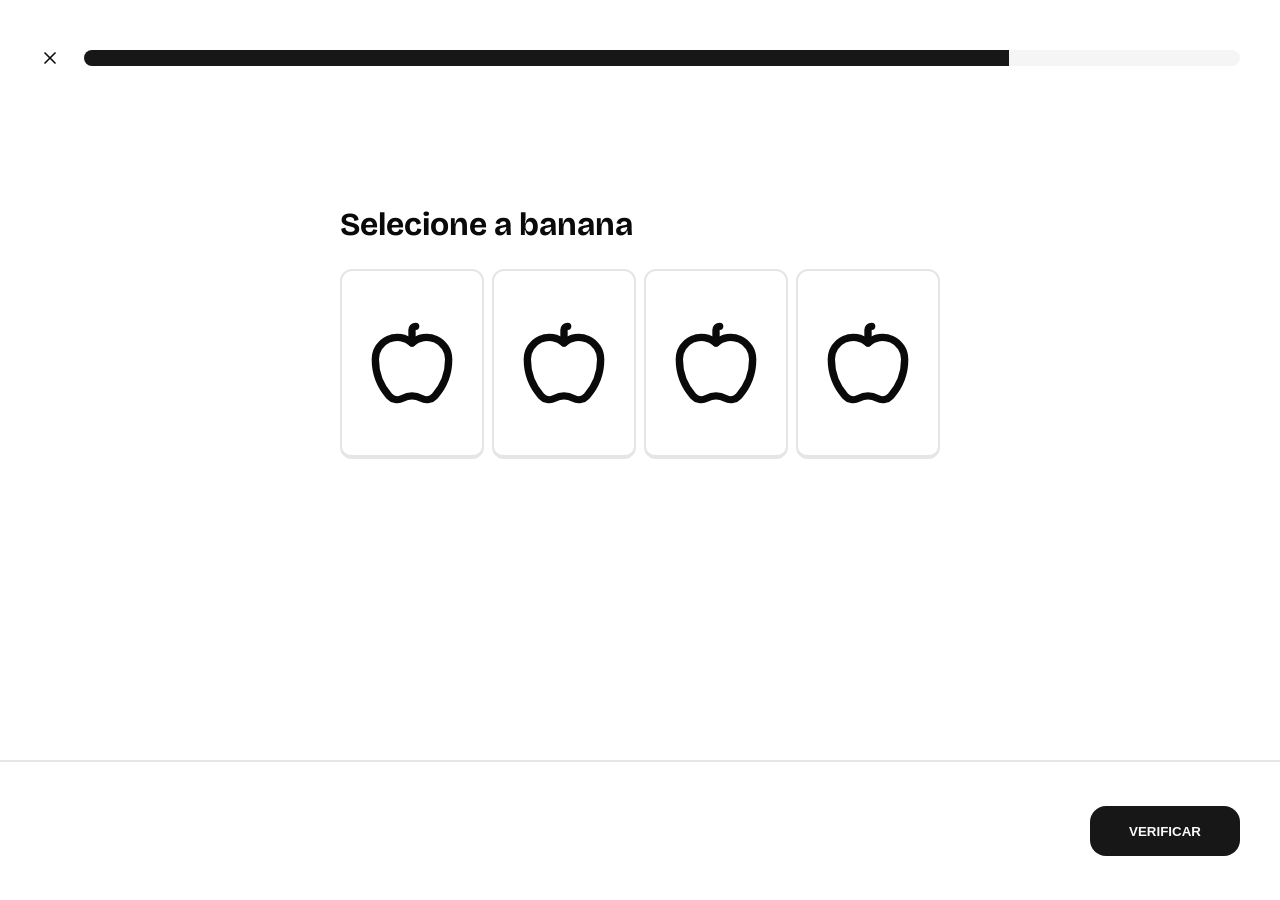
<file: niveis-rascunho.html>
<!DOCTYPE html>
<html lang="pt-BR">
<head>
  <meta charset="utf-8">
  <meta name="viewport" content="width=device-width, initial-scale=1">
  <title>Toquinho - Perguntas Educativas</title>
  <link rel="preconnect" href="https://fonts.googleapis.com">
  <link rel="preconnect" href="https://fonts.gstatic.com" crossorigin>
  <link href="https://fonts.googleapis.com/css2?family=Bricolage+Grotesque:opsz,wght@12..96,200..800&display=swap" rel="stylesheet">
  <link rel="stylesheet" href="/ESTILIZAÇÃO/niveis-rascunho.css">
</head>
<body>
  <main>
    <header>
      <div class="header-inner">
        <svg
          xmlns="http://www.w3.org/2000/svg"
          width="24" 
          height="24"
          viewBox="0 0 24 24"
          fill="none"
          stroke="currentColor"
          stroke-width="2" 
          stroke-linecap="round" 
          stroke-linejoin="round" 
          class="lucide lucide-x-icon lucide-x"
        >
          <path d="M18 6 6 18"/><path d="m6 6 12 12"/>
        </svg>

        <div class="progress-bar">
          <div class="progress-bar-inner"></div>
        </div>
      </div>
    </header>

    <div class="question">
      <div class="question-inner">
        <h1 class="question-text">Selecione a banana</h1>

        <div class="question-options">
          <ol class="question-option-list">
            <li class="question-option">
              <div class="question-option-icon">
                <svg 
                  xmlns="http://www.w3.org/2000/svg" 
                  width="24" 
                  height="24" 
                  viewBox="0 0 24 24" 
                  fill="none" 
                  stroke="currentColor" 
                  stroke-width="2" 
                  stroke-linecap="round" 
                  stroke-linejoin="round" 
                  class="lucide lucide-apple-icon lucide-apple"
                >
                    <path d="M12 6.528V3a1 1 0 0 1 1-1h0"/>
                    <path d="M18.237 21A15 15 0 0 0 22 11a6 6 0 0 0-10-4.472A6 6 0 0 0 2 11a15.1 15.1 0 0 0 3.763 10 3 3 0 0 0 3.648.648 5.5 5.5 0 0 1 5.178 0A3 3 0 0 0 18.237 21"/>
                </svg>
              </div>
            </li>

            <li class="question-option">
              <div class="question-option-icon">
                <svg
                  xmlns="http://www.w3.org/2000/svg" 
                  width="24" 
                  height="24" 
                  viewBox="0 0 24 24" 
                  fill="none" 
                  stroke="currentColor" 
                  stroke-width="2" 
                  stroke-linecap="round" 
                  stroke-linejoin="round" 
                  class="lucide lucide-apple-icon lucide-apple"
                >
                  <path d="M12 6.528V3a1 1 0 0 1 1-1h0"/>
                  <path d="M18.237 21A15 15 0 0 0 22 11a6 6 0 0 0-10-4.472A6 6 0 0 0 2 11a15.1 15.1 0 0 0 3.763 10 3 3 0 0 0 3.648.648 5.5 5.5 0 0 1 5.178 0A3 3 0 0 0 18.237 21"/>
                </svg>
              </div>
            </li>

            <li class="question-option">
              <div class="question-option-icon">
                <svg 
                  xmlns="http://www.w3.org/2000/svg" 
                  width="24" 
                  height="24" 
                  viewBox="0 0 24 24" 
                  fill="none" 
                  stroke="currentColor" 
                  stroke-width="2" 
                  stroke-linecap="round" 
                  stroke-linejoin="round" 
                  class="lucide lucide-apple-icon lucide-apple"
                > 
                  <path d="M12 6.528V3a1 1 0 0 1 1-1h0"/>
                  <path d="M18.237 21A15 15 0 0 0 22 11a6 6 0 0 0-10-4.472A6 6 0 0 0 2 11a15.1 15.1 0 0 0 3.763 10 3 3 0 0 0 3.648.648 5.5 5.5 0 0 1 5.178 0A3 3 0 0 0 18.237 21"/>
                </svg>
              </div>
            </li>

            <li class="question-option">
              <div class="question-option-icon">
                <svg 
                  xmlns="http://www.w3.org/2000/svg" 
                  width="24" 
                  height="24" 
                  viewBox="0 0 24 24" 
                  fill="none" 
                  stroke="currentColor" 
                  stroke-width="2" 
                  stroke-linecap="round" 
                  stroke-linejoin="round" 
                  class="lucide lucide-apple-icon lucide-apple"
                >
                  <path d="M12 6.528V3a1 1 0 0 1 1-1h0"/>
                  <path d="M18.237 21A15 15 0 0 0 22 11a6 6 0 0 0-10-4.472A6 6 0 0 0 2 11a15.1 15.1 0 0 0 3.763 10 3 3 0 0 0 3.648.648 5.5 5.5 0 0 1 5.178 0A3 3 0 0 0 18.237 21"/>
                </svg>
              </div>
            </li>
          </ol>
        </div>
      </div>
    </div>

    <footer data-state="normal">
      

      <button  onclick="check()">VERIFICAR</button>
    </footer>
  </main>
</body>
</html>
</file>
<file: ESTILIZAÇÃO/niveis-rascunho.css>
* {
  padding: 0;
  margin: 0;
  box-sizing: border-box;
}

ul, ol {
  list-style-type: none;
}

button {
  border: none;
}

:root {
  --background: oklch(1 0 0);
  --foreground: oklch(0.145 0 0);
  --muted: oklch(0.97 0 0);
  --primary: oklch(0.205 0 0);
  --primary-foreground: oklch(0.985 0 0);
  --border: oklch(0.922 0 0);
  
  --color-selected-border: oklch(0.5859 0.0873 232.03);
}

body {
  height: 100svh;
  background-color: var(--background);
  color: var(--foreground);
  font-family: "Bricolage Grotesque", sans-serif;
}

main {
  height: 100%;
  display: flex;
  flex-direction: column;
  gap: 1.5rem;
  padding: 1.5rem 1rem;
}

@media (min-width: 700px) {
  main {
    gap: 0;
    padding: 0;
  }    
}

header {
  height: 2rem;
}

@media (min-width: 700px) {
  header {
    padding: 3rem 2.5rem 0;
    height: 6.25rem;
  }
}

.header-inner {
  display: flex;
  align-items: center;
  gap: 1.5rem;
}

.header-inner > .lucide-x {
  color: var(--foreground);
  width: 1.25rem;
  height: 1.25rem;
}

.progress-bar {
  flex: 1;
  width: 100%;
  height: 1rem;
  border-radius: 9999px;
  overflow: hidden;
  background-color: var(--muted);
}

.progress-bar-inner {
  height: 100%;
  width: 80%;
  background-color: var(--primary);
}

.question {
  flex: 1;
  display: flex;
  align-items: center;
  justify-content: center;
}

.question-inner {
  width: 37.5rem;
  height: 28.125rem;
  display: flex;
  flex-direction: column;
  gap: 1.5rem;
}

.question-text {
  font-size: 2rem;
  line-height: 1.25;
  font-weight: 700;
}

.question-options {
  flex: 1;
  display: flex;
  flex-direction: column;
  align-items: center;
}

.question-option-list {
  width: 100%;
  display: grid;
  gap: 0.5rem;
  grid-template-columns: 1fr 1fr;
}

.question-option {
  padding: 1.5rem;
  border-style: solid;
  border-width: 2px 2px 4px;
  border-color: var(--border);
  border-radius: 0.75rem;
}

.question-option:hover {
  background-color: var(--muted);
  color: var(--foreground);
}

.question-option[data-state="selected"] {
  border-color: var(--color-selected-border);
}

.question-option-icon {
  height: 8.5rem;
  display: grid;
  place-content: center;
}

.question-option-icon svg {
  width: 5.5rem;
  height: 5.5rem;
}

@media (min-width: 700px) {
  .question-option-list {
    grid-template-columns: 1fr 1fr 1fr 1fr;
  }
}

footer button {
  height: 3.125rem;
  width: 100%;
  background-color: var(--primary);
  color: var(--primary-foreground);
  border-radius: 1rem;
  text-transform: uppercase;
  font-weight: 700;
  padding: 1rem 0;
}

@media (min-width: 700px) {
  footer {
    border-top: 2px solid var(--border);
    height: 8.75rem;
    padding: 0 2.5rem;
    display: flex;
    flex-direction: row-reverse;
    align-items: center;
  }

  footer button {
    width: 9.375rem;
  }
}
</file>
